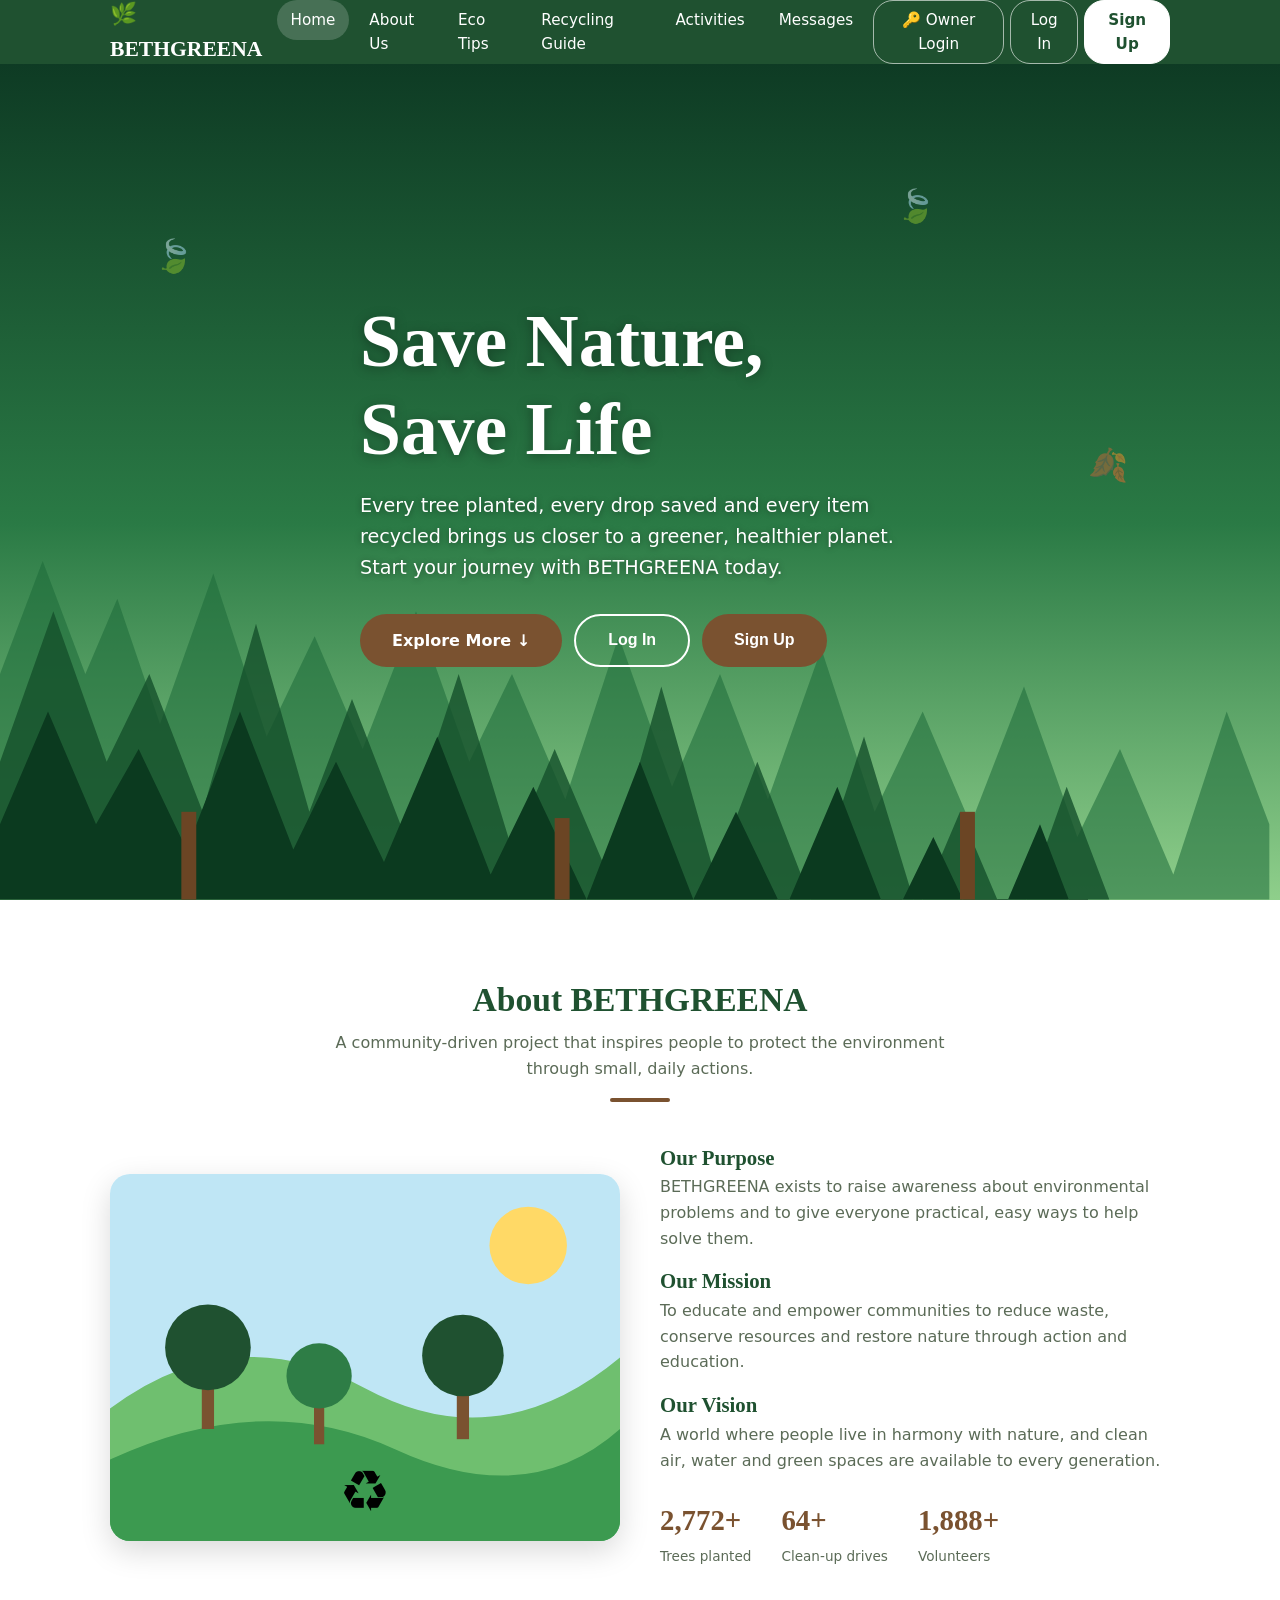
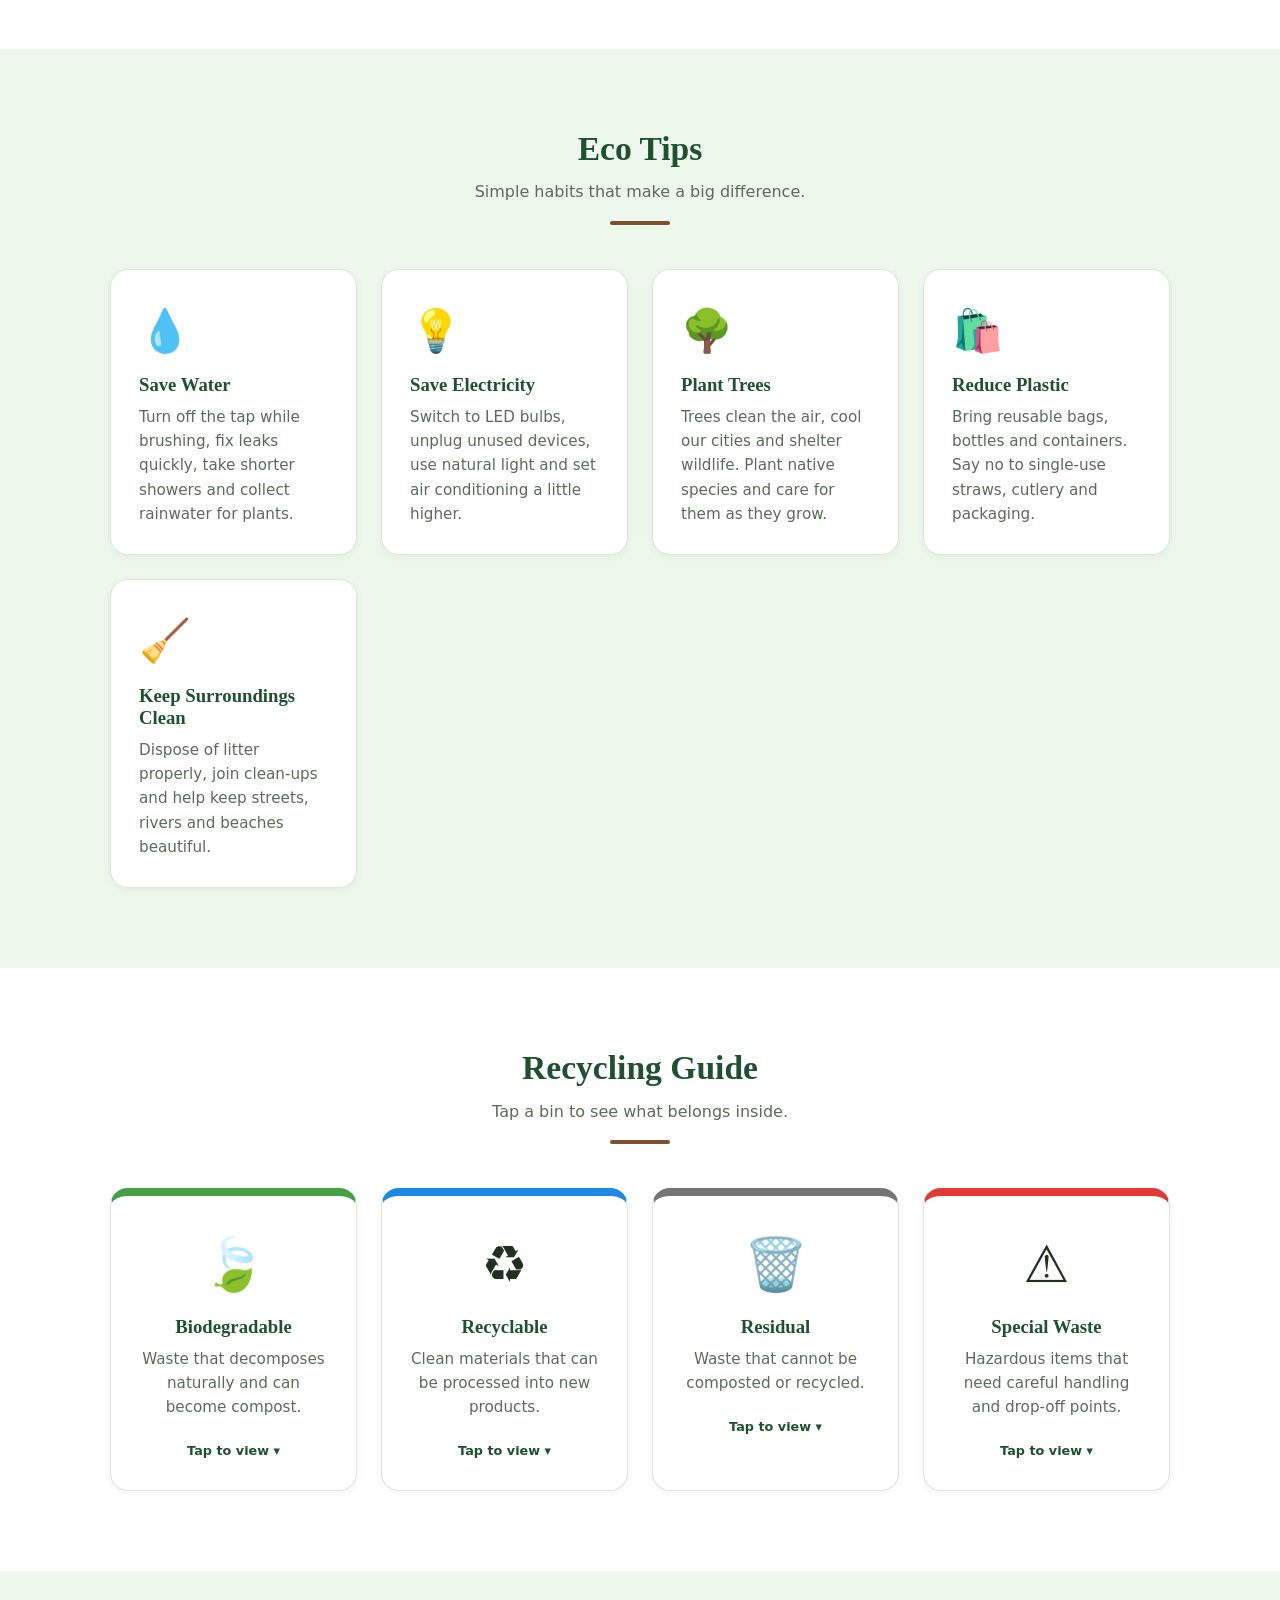
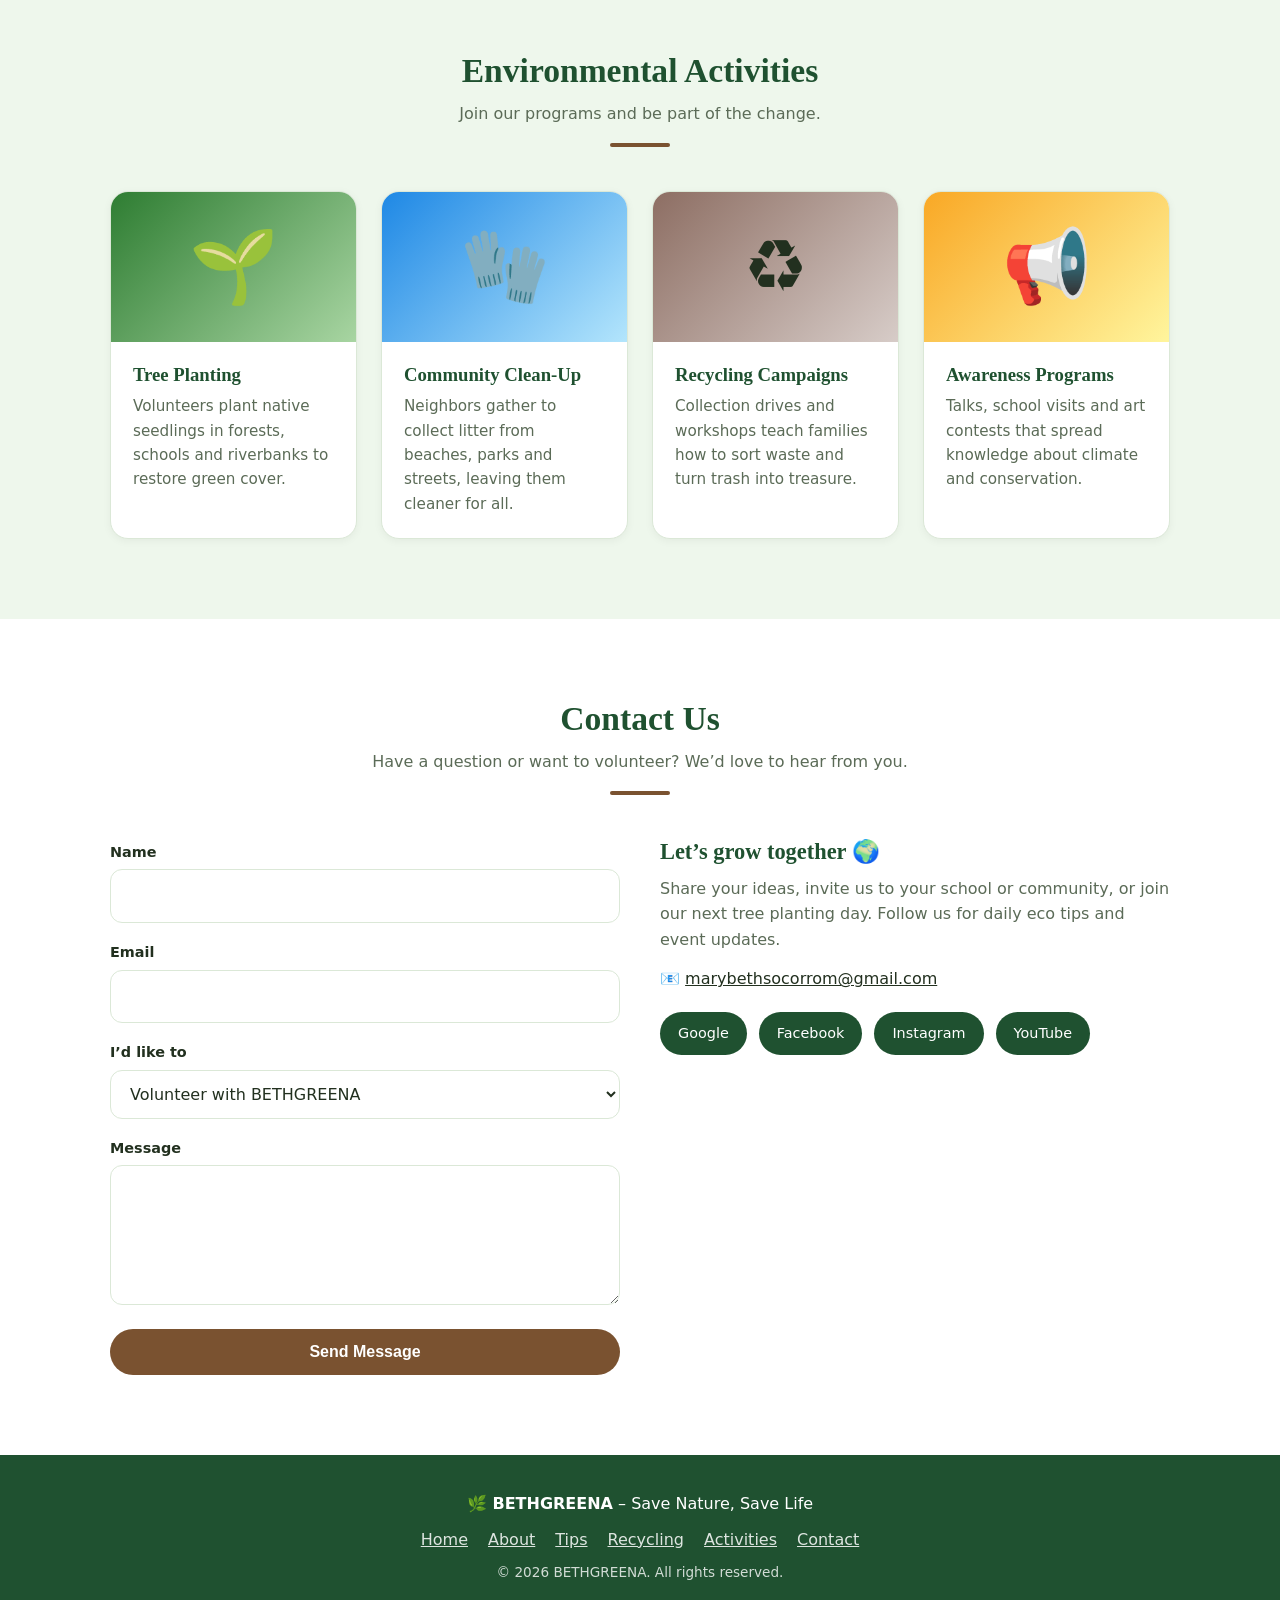
<file: BETHGREENA – Save Nature, Save Life (2).html>
<!DOCTYPE html>
<html lang="en">
<head>
<meta charset="utf-8">
<meta name="viewport" content="width=device-width, initial-scale=1, viewport-fit=cover">
<title>BETHGREENA – Save Nature, Save Life</title>
<style>
:root{--forest:#1f5130;--leaf:#a8d5a2;--mint:#eef7ec;--brown:#7a5230;--bg:#fff;--text:#22301f;--card:#fff;--muted:#5b6b57;--line:#dbe8d7;
box-sizing:border-box;padding-top:env(safe-area-inset-top,0px);padding-bottom:env(safe-area-inset-bottom,0px)}
@media (prefers-color-scheme:dark){:root:not([data-theme="light"]){--forest:#6fbf7f;--leaf:#2f5a3a;--mint:#16221a;--brown:#c49a6c;--bg:#0f1812;--text:#e6efe3;--card:#1a2a1f;--muted:#9fb39b;--line:#2a3d2f}}
*{box-sizing:border-box;margin:0}
html{scroll-behavior:smooth;scroll-padding-top:calc(72px + env(safe-area-inset-top,0px))}
body{font-family:system-ui,-apple-system,"Segoe UI",Roboto,sans-serif;background:var(--bg);color:var(--text);line-height:1.6}
body::before{content:"";position:fixed;inset:0 0 auto;height:env(safe-area-inset-top,0px);background:var(--bg);z-index:60}
h1,h2,h3{font-family:Georgia,"Times New Roman",serif;line-height:1.2}
a{color:inherit}
.wrap{max-width:1100px;margin:auto;padding:0 20px}
section{padding:80px 0}
.alt{background:var(--mint)}
.title{text-align:center;margin-bottom:44px}
.title h2{font-size:2.1rem;color:var(--forest)}
.title p{color:var(--muted);max-width:620px;margin:10px auto 0}
.title:after{content:"";display:block;width:60px;height:4px;border-radius:2px;background:var(--brown);margin:16px auto 0}
nav{position:sticky;top:env(safe-area-inset-top,0px);z-index:50;background:var(--forest);color:#fff}
@media (prefers-color-scheme:dark){:root:not([data-theme="light"]) nav{background:#173d25}}
nav .wrap{display:flex;align-items:center;justify-content:space-between;height:64px}
.logo{font-family:Georgia,serif;font-weight:700;font-size:1.35rem;text-decoration:none}
.menu{display:flex;gap:6px;list-style:none;padding:0}
.menu a{display:block;padding:8px 14px;border-radius:20px;text-decoration:none;font-size:.95rem;transition:.2s}
.menu a:hover,.menu a.active{background:rgba(255,255,255,.18)}
.burger{display:none;background:none;border:0;color:#fff;font-size:1.7rem;cursor:pointer}
.hero{position:relative;min-height:calc(100vh - 64px);display:flex;align-items:center;color:#fff;overflow:hidden;background:linear-gradient(180deg,#0e3b24 0%,#2a7a45 55%,#8fcf8b 100%);padding:60px 0}
.hero svg{position:absolute;bottom:0;left:0;width:100%;height:60%}
.hero .wrap{position:relative;z-index:2}
.hero h1{font-size:clamp(2.4rem,7vw,4.6rem);text-shadow:0 2px 12px rgba(0,0,0,.35)}
.hero p{font-size:1.2rem;max-width:560px;margin:18px 0 30px;text-shadow:0 1px 6px rgba(0,0,0,.4)}
.btn{display:inline-block;background:var(--brown);color:#fff;border:0;padding:14px 32px;border-radius:30px;font-size:1rem;font-weight:600;text-decoration:none;cursor:pointer;transition:.25s}
.btn:hover{transform:translateY(-3px);box-shadow:0 8px 20px rgba(0,0,0,.25);filter:brightness(1.1)}
.grid{display:grid;gap:24px;grid-template-columns:repeat(auto-fit,minmax(240px,1fr))}
.card{background:var(--card);border:1px solid var(--line);border-radius:18px;padding:28px;transition:.3s;box-shadow:0 2px 8px rgba(0,0,0,.05)}
.card:hover{transform:translateY(-8px);box-shadow:0 14px 30px rgba(31,81,48,.18);border-color:var(--forest)}
.card .ic{font-size:2.6rem;margin-bottom:10px}
.card h3{color:var(--forest);margin-bottom:8px}
.card p{color:var(--muted);font-size:.95rem}
.about{display:grid;gap:40px;grid-template-columns:1fr 1fr;align-items:center}
.about .art{border-radius:20px;overflow:hidden;box-shadow:0 10px 30px rgba(0,0,0,.15)}
.about .art svg{display:block;width:100%;height:auto}
.about h3{color:var(--forest);margin:18px 0 4px;font-size:1.3rem}
.about p{color:var(--muted)}
.stats{display:flex;gap:30px;margin-top:24px;flex-wrap:wrap}
.stats b{display:block;font-size:1.8rem;color:var(--brown);font-family:Georgia,serif}
.stats span{font-size:.85rem;color:var(--muted)}
.bin{border-top:8px solid var(--c);cursor:pointer;text-align:center}
.bin .ic{font-size:3.2rem}
.bin ul{list-style:none;padding:0;margin-top:12px;font-size:.9rem;text-align:left;max-height:0;overflow:hidden;opacity:0;transition:.4s;color:var(--text)}
.bin.open ul{max-height:220px;opacity:1}
.bin small{display:block;margin-top:10px;color:var(--forest);font-weight:600;font-size:.8rem}
.act{padding:0;overflow:hidden}
.act .pic{height:150px;display:flex;align-items:center;justify-content:center;font-size:4.5rem;background:linear-gradient(135deg,var(--a),var(--b));transition:.4s}
.act:hover .pic{font-size:5.4rem}
.act .body{padding:22px}
.contact{display:grid;gap:40px;grid-template-columns:1fr 1fr}
form{display:grid;gap:16px}
label{font-weight:600;font-size:.9rem}
select{width:100%;padding:13px 15px;border:1px solid var(--line);border-radius:12px;font:inherit;background:var(--card);color:var(--text);margin-top:5px}
.inbox{background:var(--mint);border-top:4px solid var(--brown)}
.inbox .item{background:var(--card);border:1px solid var(--line);border-radius:14px;padding:16px;margin-bottom:12px}
.inbox .item small{color:var(--muted)}
.inbox .item button{float:right;background:none;border:1px solid var(--line);border-radius:8px;color:var(--text);cursor:pointer;padding:4px 10px}
input,textarea{width:100%;padding:13px 15px;border:1px solid var(--line);border-radius:12px;font:inherit;background:var(--card);color:var(--text);margin-top:5px}
input:focus,textarea:focus{outline:2px solid var(--forest);border-color:transparent}
textarea{min-height:140px;resize:vertical}
.ok{display:none;background:var(--leaf);color:#12361f;padding:18px;border-radius:14px;font-weight:600}
@media (prefers-color-scheme:dark){:root:not([data-theme="light"]) .ok{color:#e6efe3}}
.ok.show{display:block;animation:pop .5s}
.social{display:flex;gap:12px;margin-top:20px;flex-wrap:wrap}
.social a{padding:10px 18px;border-radius:24px;background:var(--forest);color:#fff;text-decoration:none;font-size:.9rem;transition:.2s}
@media (prefers-color-scheme:dark){:root:not([data-theme="light"]) .social a{color:#0f1812}}
.social a:hover{background:var(--brown);transform:translateY(-3px)}
footer{background:var(--forest);color:#fff;text-align:center;padding:36px 20px}
@media (prefers-color-scheme:dark){:root:not([data-theme="light"]) footer{background:#173d25}}
footer a{margin:0 10px;opacity:.85}
.fade{opacity:0;transform:translateY(30px);transition:opacity .7s,transform .7s}
.fade.in{opacity:1;transform:none}
@keyframes pop{from{transform:scale(.9);opacity:0}to{transform:none;opacity:1}}
@keyframes sway{50%{transform:translateX(8px)}}
.hero .leaf{position:absolute;font-size:2rem;animation:sway 5s ease-in-out infinite;opacity:.5}
@media (max-width:820px){
 .burger{display:block}
 .menu{position:absolute;top:64px;left:0;right:0;background:var(--forest);flex-direction:column;padding:10px 20px 18px;display:none}
 .menu.open{display:flex}
 .about,.contact{grid-template-columns:1fr}
 section{padding:56px 0}
}
@media (prefers-reduced-motion:reduce){*{animation:none!important;transition:none!important}html{scroll-behavior:auto}}

.menu .navbtn{border:1px solid rgba(255,255,255,.6);background:transparent;color:#fff;font:inherit;font-size:.95rem;padding:7px 16px;border-radius:20px;cursor:pointer;transition:.2s}
.menu .navbtn:hover{background:rgba(255,255,255,.18)}
.menu .navbtn.solid{background:#fff;color:var(--forest);border-color:#fff;font-weight:600}
.menu .navbtn.solid:hover{filter:brightness(.92)}
.menu .who{padding:8px 6px;font-size:.9rem;opacity:.9}
.hero .heroauth{display:flex;gap:12px;flex-wrap:wrap}
.hero .btn.ghost{background:transparent;border:2px solid #fff}
.modal{position:fixed;inset:0;background:rgba(0,0,0,.55);display:none;align-items:center;justify-content:center;z-index:100;padding:20px}
.modal.show{display:flex}
.modal .box{background:var(--card);color:var(--text);border-radius:18px;padding:28px;width:100%;max-width:400px;box-shadow:0 20px 50px rgba(0,0,0,.35);position:relative}
.modal h3{color:var(--forest);font-size:1.5rem;margin-bottom:14px}
.modal .x{position:absolute;top:10px;right:14px;background:none;border:0;font-size:1.6rem;cursor:pointer;color:var(--text)}
.modal .msg{font-size:.9rem;min-height:1.3em}
.modal .sw{font-size:.9rem;color:var(--muted);text-align:center}
.modal .sw a{color:var(--forest);font-weight:600;cursor:pointer}
.ownerbox{display:none;background:var(--leaf);color:#12361f;text-align:center;padding:10px 20px;font-weight:600}
.ownerbox.show{display:block}
</style>
</head>
<body>
<nav><div class="wrap">
 <a class="logo" href="#home">🌿 BETHGREENA</a>
 <button class="burger" id="burger" aria-label="Toggle menu">☰</button>
 <ul class="menu" id="menu">
  <li><a href="#home">Home</a></li><li><a href="#about">About Us</a></li><li><a href="#tips">Eco Tips</a></li>
  <li><a href="#recycling">Recycling Guide</a></li><li><a href="#activities">Activities</a></li><li><a href="#contact">Messages</a></li>
  <li id="inboxNav" hidden><a href="#inbox">📥 Inbox <span id="cnt"></span></a></li>
  <li><button class="navbtn" id="ownerBtn" type="button">🔑 Owner Login</button></li>
  <li class="authOut"><button class="navbtn" type="button" data-auth="login">Log In</button></li>
  <li class="authOut"><button class="navbtn solid" type="button" data-auth="signup">Sign Up</button></li>
  <li class="authIn" hidden><span class="who" id="who"></span></li>
  <li class="authIn" hidden><button class="navbtn" type="button" id="logoutBtn">Log Out</button></li>
 </ul>
</div></nav>
<div class="ownerbox" id="ownerMsg" role="status"></div>

<header class="hero" id="home">
 <span class="leaf" style="left:12%;top:20%">🍃</span><span class="leaf" style="left:70%;top:14%;animation-delay:1s">🍃</span><span class="leaf" style="left:85%;top:45%;animation-delay:2s">🍂</span>
 <svg viewBox="0 0 1200 400" preserveAspectRatio="none" aria-hidden="true">
  <g fill="#1d6b3a" opacity=".55"><path d="M0 400V220l40-90 40 90 30-60 40 100 50-120 50 130 45-80 45 90 50-110 50 120 40-70 50 100 50-130 50 120 45-90 45 100 50-120 50 130 45-80 45 90 50-110 50 120 40-70 50 100 50-130 40 90V400z"/></g>
  <g fill="#14502b" opacity=".8"><path d="M0 400V290l50-120 50 120 40-70 50 110 50-150 50 150 40-90 50 110 50-130 50 140 40-80 50 100 50-150 50 150 40-90 50 110 50-130 50 140 40-80 50 100 50-120 40 90V400z"/></g>
  <g fill="#0b3a1f"><path d="M0 400V340l45-90 45 90 40-60 45 80 50-110 50 110 40-70 45 80 50-100 50 110 40-70 50 90 50-110 50 110 40-70 45 80 50-100 50 110 40-70 50 90 50-100 45 100V400z"/></g>
  <g fill="#6b4524"><rect x="170" y="330" width="14" height="70"/><rect x="520" y="335" width="14" height="65"/><rect x="900" y="330" width="14" height="70"/></g>
 </svg>
 <div class="wrap">
  <h1>Save Nature,<br>Save Life</h1>
  <p>Every tree planted, every drop saved and every item recycled brings us closer to a greener, healthier planet. Start your journey with BETHGREENA today.</p>
  <div class="heroauth">
   <a class="btn" href="#about">Explore More ↓</a>
   <span class="authOut" style="display:contents"><button class="btn ghost" type="button" data-auth="login">Log In</button>
   <button class="btn" type="button" data-auth="signup">Sign Up</button></span>
  </div>
 </div>
</header>

<section id="about"><div class="wrap">
 <div class="title fade"><h2>About BETHGREENA</h2><p>A community-driven project that inspires people to protect the environment through small, daily actions.</p></div>
 <div class="about">
  <div class="art fade">
   <svg viewBox="0 0 500 360" role="img" aria-label="Illustration of a green hill with trees, sun and a recycling symbol">
    <rect width="500" height="360" fill="#bfe6f5"/><circle cx="410" cy="70" r="38" fill="#ffd966"/>
    <path d="M0 360V230q120-90 250-20t250-30v180z" fill="#6fbf6f"/><path d="M0 360V280q150-70 280-10t220-20v110z" fill="#3c9a50"/>
    <g><rect x="90" y="190" width="12" height="60" fill="#7a5230"/><circle cx="96" cy="170" r="42" fill="#1f5130"/></g>
    <g><rect x="200" y="215" width="10" height="50" fill="#7a5230"/><circle cx="205" cy="198" r="32" fill="#2e7d46"/></g>
    <g><rect x="340" y="200" width="12" height="60" fill="#7a5230"/><circle cx="346" cy="178" r="40" fill="#1f5130"/></g>
    <text x="250" y="330" font-size="56" text-anchor="middle">♻️</text>
   </svg>
  </div>
  <div class="fade">
   <h3 style="margin-top:0">Our Purpose</h3><p>BETHGREENA exists to raise awareness about environmental problems and to give everyone practical, easy ways to help solve them.</p>
   <h3>Our Mission</h3><p>To educate and empower communities to reduce waste, conserve resources and restore nature through action and education.</p>
   <h3>Our Vision</h3><p>A world where people live in harmony with nature, and clean air, water and green spaces are available to every generation.</p>
   <div class="stats"><div><b id="c1" data-n="5000">0</b><span>Trees planted</span></div><div><b id="c2" data-n="120">0</b><span>Clean-up drives</span></div><div><b id="c3" data-n="3500">0</b><span>Volunteers</span></div></div>
  </div>
 </div>
</div></section>

<section id="tips" class="alt"><div class="wrap">
 <div class="title fade"><h2>Eco Tips</h2><p>Simple habits that make a big difference.</p></div>
 <div class="grid">
  <div class="card fade"><div class="ic">💧</div><h3>Save Water</h3><p>Turn off the tap while brushing, fix leaks quickly, take shorter showers and collect rainwater for plants.</p></div>
  <div class="card fade"><div class="ic">💡</div><h3>Save Electricity</h3><p>Switch to LED bulbs, unplug unused devices, use natural light and set air conditioning a little higher.</p></div>
  <div class="card fade"><div class="ic">🌳</div><h3>Plant Trees</h3><p>Trees clean the air, cool our cities and shelter wildlife. Plant native species and care for them as they grow.</p></div>
  <div class="card fade"><div class="ic">🛍️</div><h3>Reduce Plastic</h3><p>Bring reusable bags, bottles and containers. Say no to single-use straws, cutlery and packaging.</p></div>
  <div class="card fade"><div class="ic">🧹</div><h3>Keep Surroundings Clean</h3><p>Dispose of litter properly, join clean-ups and help keep streets, rivers and beaches beautiful.</p></div>
 </div>
</div></section>

<section id="recycling"><div class="wrap">
 <div class="title fade"><h2>Recycling Guide</h2><p>Tap a bin to see what belongs inside.</p></div>
 <div class="grid">
  <div class="card bin fade" style="--c:#43a047" tabindex="0" role="button" aria-expanded="false"><div class="ic">🍃</div><h3>Biodegradable</h3><p>Waste that decomposes naturally and can become compost.</p>
   <ul><li>🍌 Fruit and vegetable peels</li><li>🍂 Leaves and garden waste</li><li>🥚 Eggshells, coffee grounds</li><li>🍚 Leftover food</li></ul><small>Tap to view ▾</small></div>
  <div class="card bin fade" style="--c:#1e88e5" tabindex="0" role="button" aria-expanded="false"><div class="ic">♻️</div><h3>Recyclable</h3><p>Clean materials that can be processed into new products.</p>
   <ul><li>🍾 Glass bottles and jars</li><li>🥫 Metal cans</li><li>📰 Paper and cardboard</li><li>🧴 Clean plastic bottles</li></ul><small>Tap to view ▾</small></div>
  <div class="card bin fade" style="--c:#757575" tabindex="0" role="button" aria-expanded="false"><div class="ic">🗑️</div><h3>Residual</h3><p>Waste that cannot be composted or recycled.</p>
   <ul><li>🧻 Used tissues and diapers</li><li>🍬 Candy wrappers</li><li>🧽 Dirty sponges</li><li>🚬 Cigarette butts</li></ul><small>Tap to view ▾</small></div>
  <div class="card bin fade" style="--c:#e53935" tabindex="0" role="button" aria-expanded="false"><div class="ic">⚠️</div><h3>Special Waste</h3><p>Hazardous items that need careful handling and drop-off points.</p>
   <ul><li>🔋 Batteries</li><li>💻 Electronics (e-waste)</li><li>💊 Expired medicines</li><li>🧪 Paint and chemicals</li></ul><small>Tap to view ▾</small></div>
 </div>
</div></section>

<section id="activities" class="alt"><div class="wrap">
 <div class="title fade"><h2>Environmental Activities</h2><p>Join our programs and be part of the change.</p></div>
 <div class="grid">
  <div class="card act fade" style="--a:#2e7d32;--b:#a8d5a2"><div class="pic">🌱</div><div class="body"><h3>Tree Planting</h3><p>Volunteers plant native seedlings in forests, schools and riverbanks to restore green cover.</p></div></div>
  <div class="card act fade" style="--a:#1e88e5;--b:#b3e5fc"><div class="pic">🧤</div><div class="body"><h3>Community Clean-Up</h3><p>Neighbors gather to collect litter from beaches, parks and streets, leaving them cleaner for all.</p></div></div>
  <div class="card act fade" style="--a:#8d6e63;--b:#d7ccc8"><div class="pic">♻️</div><div class="body"><h3>Recycling Campaigns</h3><p>Collection drives and workshops teach families how to sort waste and turn trash into treasure.</p></div></div>
  <div class="card act fade" style="--a:#f9a825;--b:#fff59d"><div class="pic">📢</div><div class="body"><h3>Awareness Programs</h3><p>Talks, school visits and art contests that spread knowledge about climate and conservation.</p></div></div>
 </div>
</div></section>

<section id="contact"><div class="wrap">
 <div class="title fade"><h2>Contact Us</h2><p>Have a question or want to volunteer? We’d love to hear from you.</p></div>
 <div class="contact">
  <form id="form" class="fade" novalidate>
   <div><label for="n">Name</label><input id="n" required autocomplete="name"></div>
   <div><label for="e">Email</label><input id="e" type="email" required autocomplete="email"></div>
   <div><label for="t">I’d like to</label><select id="t"><option>Volunteer with BETHGREENA</option><option>Ask a question</option><option>Suggest an idea</option></select></div>
   <div><label for="m">Message</label><textarea id="m" required></textarea></div>
   <button class="btn" type="submit">Send Message</button>
   <div class="ok" id="ok" role="status"></div>
  </form>
  <div class="fade">
   <h3 style="color:var(--forest);font-size:1.4rem">Let’s grow together 🌍</h3>
   <p style="color:var(--muted);margin-top:10px">Share your ideas, invite us to your school or community, or join our next tree planting day. Follow us for daily eco tips and event updates.</p>
   <p style="margin-top:14px">📧 <a href="mailto:marybethsocorrom@gmail.com?subject=BETHGREENA%20message">marybethsocorrom@gmail.com</a></p>
   <div class="social">
    <a href="https://www.google.com" target="_blank" rel="noopener">Google</a>
    <a href="https://www.facebook.com" target="_blank" rel="noopener">Facebook</a>
    <a href="https://www.instagram.com" target="_blank" rel="noopener">Instagram</a>
    <a href="https://www.youtube.com" target="_blank" rel="noopener">YouTube</a>
   </div>
  </div>
 </div>
</div></section>

<section id="inbox" class="inbox" hidden><div class="wrap">
 <div class="title"><h2>Volunteer Inbox</h2><p>Only you (the owner) can see this. New messages and volunteer sign-ups appear here.</p></div>
 <div id="inboxList"></div>
</div></section>

<div class="modal" id="authModal" role="dialog" aria-modal="true" aria-labelledby="authTitle">
 <div class="box">
  <button class="x" type="button" id="authClose" aria-label="Close">×</button>
  <h3 id="authTitle">Log In</h3>
  <form id="authForm" novalidate>
   <div id="nameRow" hidden><label for="an">Name</label><input id="an" autocomplete="name"></div>
   <div><label for="ae">Email</label><input id="ae" type="email" autocomplete="email"></div>
   <div><label for="ap">Password</label><input id="ap" type="password" autocomplete="current-password"></div>
   <button class="btn" type="submit" id="authSubmit">Log In</button>
   <div class="msg" id="authMsg" role="alert"></div>
   <p class="sw" id="authSwitch"></p>
  </form>
 </div>
</div>

<footer>
 <p><b>🌿 BETHGREENA</b> – Save Nature, Save Life</p>
 <p style="margin:10px 0"><a href="#home">Home</a><a href="#about">About</a><a href="#tips">Tips</a><a href="#recycling">Recycling</a><a href="#activities">Activities</a><a href="#contact">Contact</a></p>
 <p style="font-size:.85rem;opacity:.8">© <span id="yr">2026</span> BETHGREENA. All rights reserved.</p>
</footer>

<script>
const menu=document.getElementById('menu');
document.getElementById('burger').onclick=()=>menu.classList.toggle('open');
menu.querySelectorAll('a').forEach(a=>a.onclick=()=>menu.classList.remove('open'));
document.getElementById('yr').textContent=new Date().getFullYear();
// fade-in + counters
const io=new IntersectionObserver(es=>es.forEach(e=>{if(e.isIntersecting){e.target.classList.add('in');io.unobserve(e.target)}}),{threshold:.15});
document.querySelectorAll('.fade').forEach(el=>io.observe(el));
const co=new IntersectionObserver(es=>es.forEach(e=>{if(!e.isIntersecting)return;co.unobserve(e.target);
 const t=+e.target.dataset.n;let v=0;const s=Math.max(1,Math.ceil(t/60));
 const i=setInterval(()=>{v=Math.min(t,v+s);e.target.textContent=v.toLocaleString()+'+';if(v>=t)clearInterval(i)},25)}));
document.querySelectorAll('[data-n]').forEach(el=>co.observe(el));
// active nav link
const links=[...menu.querySelectorAll('a')];
const so=new IntersectionObserver(es=>es.forEach(e=>{if(e.isIntersecting)links.forEach(l=>l.classList.toggle('active',l.getAttribute('href')==='#'+e.target.id))}),{rootMargin:'-45% 0px -50% 0px'});
document.querySelectorAll('header[id],section[id]').forEach(s=>so.observe(s));
// recycling cards
document.querySelectorAll('.bin').forEach(b=>{
 const t=()=>{const o=b.classList.toggle('open');b.setAttribute('aria-expanded',o)};
 b.onclick=t;b.onkeydown=e=>{if(e.key==='Enter'||e.key===' '){e.preventDefault();t()}};
});
// contact form
const dbP=(window.claude?window.claude.use('db'):Promise.resolve(null)).catch(()=>null);
(async()=>{
 const u=window.claude?await window.claude.use('user').catch(()=>null):null;
 if(!u||!(await u.isOwner()))return;
 const db=await dbP;if(!db)return;
 const box=document.getElementById('inbox'),list=document.getElementById('inboxList');box.hidden=false;document.getElementById('inboxNav').hidden=false;
 db.collection('volunteers').orderBy('sent','desc').onSnapshot(s=>{
  list.textContent='';
  const unread=s.docs.filter(x=>!(x.data()||{}).read).length;document.getElementById('cnt').textContent=unread?'('+unread+')':'';
  if(s.empty){list.textContent='No messages yet.';return}
  s.docs.forEach(d=>{const v=d.data()||{};const it=document.createElement('div');it.className='item';
   const h=document.createElement('b');h.textContent=(v.name||'')+' – '+(v.type||'');
   const a=document.createElement('a');a.href='mailto:'+encodeURIComponent(v.email||'');a.textContent=' '+(v.email||'');
   const sm=document.createElement('small');sm.textContent=' · '+new Date(v.sent||0).toLocaleString();
   const p=document.createElement('p');p.textContent=v.message||'';
   const bd=document.createElement('button');bd.textContent='Delete';bd.onclick=()=>db.doc('volunteers/'+d.id).delete().catch(()=>{bd.textContent='Could not delete'});
   const br=document.createElement('button');br.textContent=v.read?'Mark unread':'Mark read';br.style.marginRight='8px';br.onclick=()=>db.doc('volunteers/'+d.id).update({read:!v.read}).catch(()=>{br.textContent='Could not update'});
   if(v.read)it.style.opacity='.6';
   it.append(bd,br,h,a,sm,p);list.append(it)});
 },()=>{list.textContent='Could not load messages.'});
})();
document.getElementById('form').onsubmit=async e=>{
 e.preventDefault();
 const n=document.getElementById('n'),em=document.getElementById('e'),m=document.getElementById('m'),ok=document.getElementById('ok');
 if(!n.value.trim()||!/^\S+@\S+\.\S+$/.test(em.value)||!m.value.trim()){
  ok.className='ok show';ok.style.background='#f8d7c4';ok.style.color='#5a2a10';
  ok.textContent='Please fill in your name, a valid email and a message.';return}
 const form=e.target,data={name:n.value.trim(),email:em.value.trim(),message:m.value.trim(),type:document.getElementById('t').value,sent:Date.now()};
 ok.style.background='';ok.style.color='';ok.className='ok show';ok.textContent='Sending…';
 try{
  const db=await dbP;if(!db)throw 0;
  const us=await window.claude.use('user');const me=us&&await us.me();if(!me||!me.id)throw 0;
  await db.doc('volunteers/'+me.id).set(data);
  ok.textContent='✅ Thank you, '+data.name+'! Your message has been sent. We’ll reply to '+data.email+' soon.';
  form.reset();
 }catch(err){
  ok.style.background='#f8d7c4';ok.style.color='#5a2a10';
  ok.textContent='Sorry, your message could not be saved here. ';
  const ml=document.createElement('a');ml.textContent='Click to email us directly instead.';
  ml.href='mailto:marybethsocorrom@gmail.com?subject='+encodeURIComponent('BETHGREENA: '+data.type)+'&body='+encodeURIComponent(data.message+'\n\n'+data.name+' ('+data.email+')');
  ok.append(ml);
 }
};

// ---- Log in / Sign up (accounts are stored in this browser only) ----
(function(){
 const KEY='bethgreena_users',SES='bethgreena_session';
 const ld=k=>{try{return JSON.parse(localStorage.getItem(k)||'null')}catch(e){return null}};
 const sv=(k,v)=>{try{localStorage.setItem(k,JSON.stringify(v));return true}catch(e){return false}};
 const hash=async(pw,salt)=>{const b=new TextEncoder().encode(salt+':'+pw);const d=await crypto.subtle.digest('SHA-256',b);return [...new Uint8Array(d)].map(x=>x.toString(16).padStart(2,'0')).join('')};
 const modal=document.getElementById('authModal'),form=document.getElementById('authForm'),msg=document.getElementById('authMsg');
 let mode='login';
 function render(){
  const sess=ld(SES);
  document.querySelectorAll('.authOut').forEach(e=>e.hidden=!!sess);
  document.querySelectorAll('.authIn').forEach(e=>e.hidden=!sess);
  if(sess)document.getElementById('who').textContent='👤 '+sess.name;
 }
 function setMode(m){
  mode=m;const su=m==='signup';
  document.getElementById('authTitle').textContent=su?'Sign Up':'Log In';
  document.getElementById('authSubmit').textContent=su?'Create Account':'Log In';
  document.getElementById('nameRow').hidden=!su;
  document.getElementById('ap').autocomplete=su?'new-password':'current-password';
  const sw=document.getElementById('authSwitch');sw.textContent='';
  const a=document.createElement('a');a.textContent=su?'Log in':'Sign up';
  a.onclick=()=>setMode(su?'login':'signup');
  sw.append(su?'Already have an account? ':'No account yet? ',a);
  msg.textContent='';
 }
 function open(m){setMode(m);modal.classList.add('show');setTimeout(()=>document.getElementById(m==='signup'?'an':'ae').focus(),50)}
 function close(){modal.classList.remove('show');form.reset()}
 document.querySelectorAll('[data-auth]').forEach(b=>b.onclick=()=>{open(b.dataset.auth);menu.classList.remove('open')});
 document.getElementById('authClose').onclick=close;
 modal.onclick=e=>{if(e.target===modal)close()};
 document.addEventListener('keydown',e=>{if(e.key==='Escape')close()});
 document.getElementById('logoutBtn').onclick=()=>{try{localStorage.removeItem(SES)}catch(e){}render();menu.classList.remove('open')};
 form.onsubmit=async e=>{
  e.preventDefault();msg.style.color='#b3401a';
  const name=document.getElementById('an').value.trim(),email=document.getElementById('ae').value.trim().toLowerCase(),pw=document.getElementById('ap').value;
  if(!/^\S+@\S+\.\S+$/.test(email)){msg.textContent='Please enter a valid email.';return}
  if(pw.length<6){msg.textContent='Password must be at least 6 characters.';return}
  const users=ld(KEY)||{};
  try{
   if(mode==='signup'){
    if(!name){msg.textContent='Please enter your name.';return}
    if(users[email]){msg.textContent='That email already has an account. Please log in.';return}
    const salt=crypto.getRandomValues(new Uint32Array(2)).join('-');
    users[email]={name,salt,h:await hash(pw,salt)};
    if(!sv(KEY,users)){msg.textContent='Could not save your account in this browser.';return}
    sv(SES,{name,email});
   }else{
    const u=users[email];
    if(!u||u.h!==await hash(pw,u.salt)){msg.textContent='Incorrect email or password.';return}
    sv(SES,{name:u.name,email});
   }
   close();render();
  }catch(err){msg.textContent='Something went wrong. Please try again.'}
 };
 render();
 // ---- Owner Login: checks if the signed-in account has owner access ----
 const om=document.getElementById('ownerMsg');
 document.getElementById('ownerBtn').onclick=async()=>{
  menu.classList.remove('open');
  om.className='ownerbox show';om.textContent='Checking owner access…';
  let ok=false;
  try{const u=window.claude?await window.claude.use('user'):null;ok=!!(u&&await u.isOwner())}catch(e){}
  if(ok){om.textContent='✅ Owner access confirmed. Your Inbox is now available.';document.getElementById('inboxNav').hidden=false;document.getElementById('inbox').hidden=false;
   setTimeout(()=>document.getElementById('inbox').scrollIntoView({behavior:'smooth'}),600)}
  else{om.textContent='🔒 This account does not have owner access. Only the website owner can open the Inbox.'}
  setTimeout(()=>om.classList.remove('show'),6000);
 };
})();
</script>
</body>
</html>
</file>
